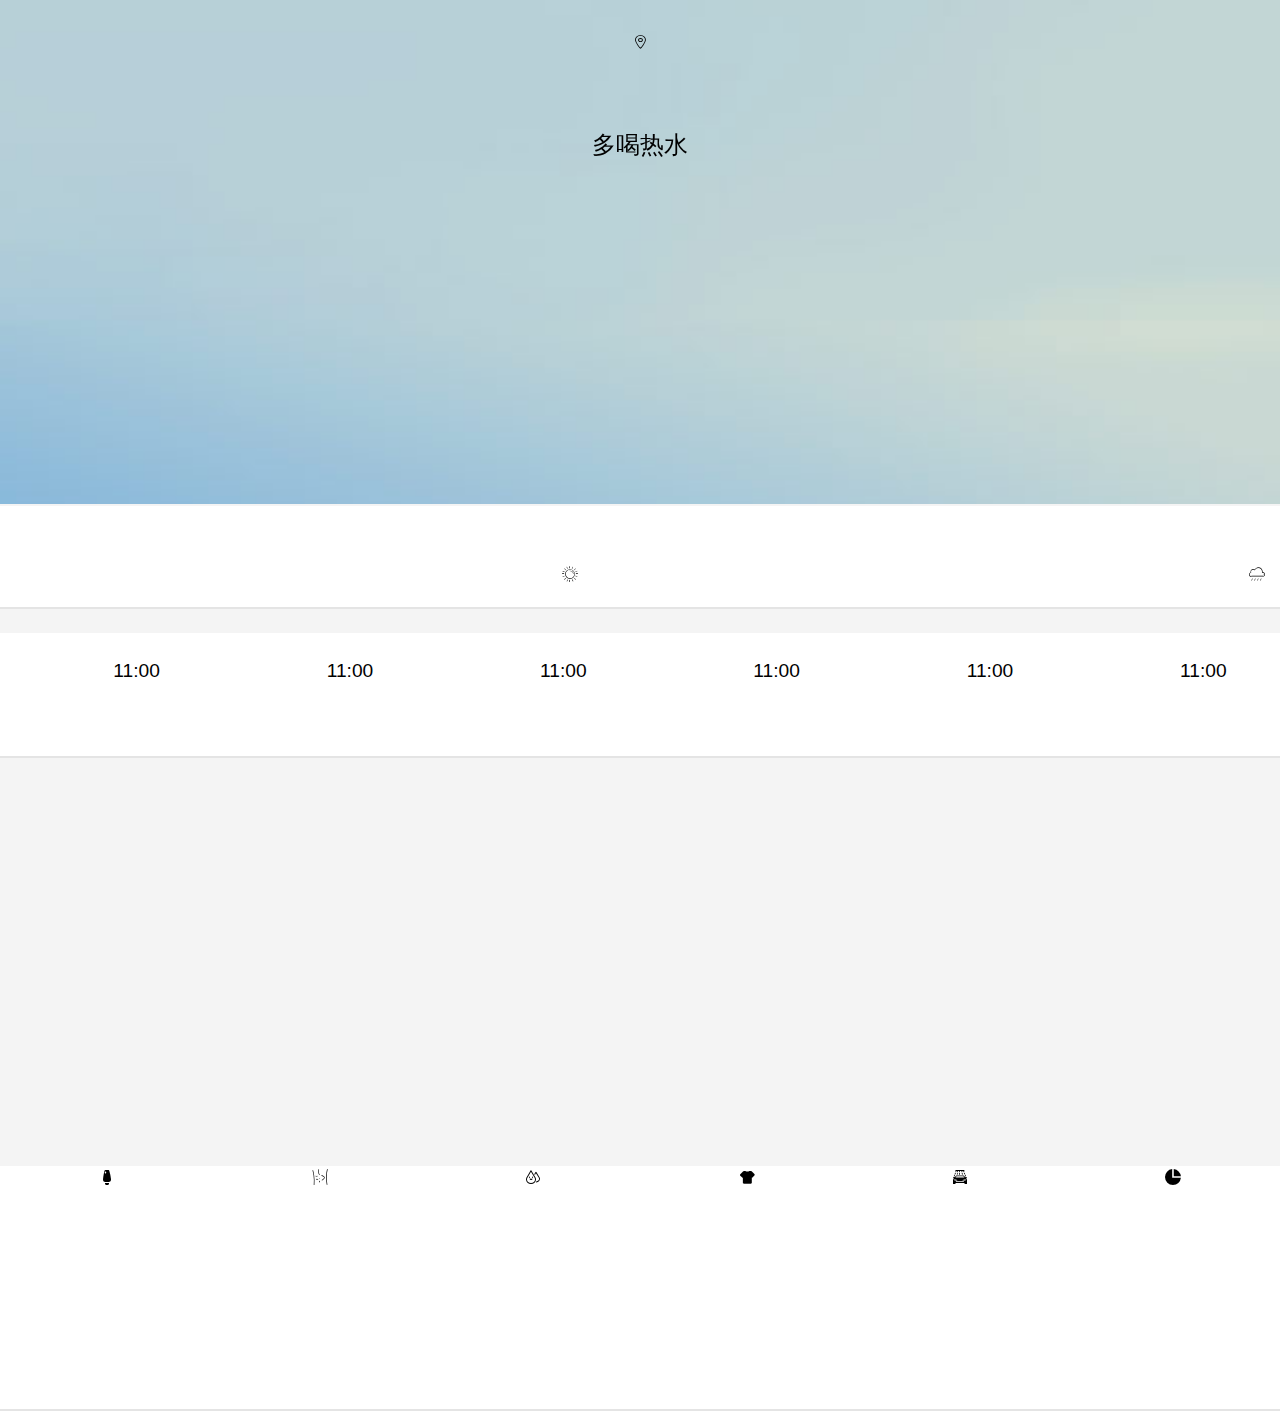
<file: index.html>
<!DOCTYPE html>
<html>
<head>
    <meta name="viewport" content="width=640, height=device-height, initial-scale=1, maximum-scale=1, minimum-scale=1, shrink-to-fit=no, user-scalable=no" >
    <link rel="stylesheet" type="text/css" href="style/top.css" >
	<link rel="stylesheet" href="style/iconfont.css">    
	<link rel="stylesheet" href="style/forecast.css">
	<link rel="stylesheet" href="style/hours.css">
	<link rel="stylesheet" href="style/living.css">
	<link rel="stylesheet" href="style/living/iconfont.css">
</head>

<body>
<div id="root" >
	<div style=" margin: 0 auto" >
		<section id="top" >
			<div class="location" >
				<span class="iconfont icon-weizhi" ></span>
				<span class="city" ></span>
				<span class="area" ></span>
			</div>
			
			<div class="top_mid" >
				<div class="temperature" ></div>
				<div class="climate" ></div>
				<div class="humidity" ></div>
			</div>

			<div class="top_tips" >
				<p class="tip" >
					多喝热水
				</p>
			</div>

		</section>

		<section class="forecast" >
			<span class="today" >
				<div class="line_1" >
					<p style="float: left;" ></p>
					<p style="float: right;" ></p>
				</div>
				<div class="line_2" >
					<p style="float: left;" ></p>
					<span style="float: right;"  class="iconfont icon-tianqi-2"></span>
				</div>
			</span>
			<span></span>
			<span class="tomorrow" >
				<div class="line_1" >
					<p style="float: left;" ></p>
					<p style="float: right;" ></p>
				</div>
				<div class="line_2" >
					<p style="float: left;" ></p>
					<span style="float: right;" class="iconfont icon-tianqi-3"></span>
				</div>
			</span>
		</section>

		<section id="hours" >
			<div class="scroll" >
				<ol class="items" >
					<li class="item" >
						<p class="i_time" >11:00</p>
						<div ></div>
						<p class="h_tem" ></p>
					</li>
					<li class="item" >
						<p class="i_time" >11:00</p>
						<div ></div>
						<p class="h_tem" ></p>
					</li>
					<li class="item" >
						<p class="i_time" >11:00</p>
						<div ></div>
						<p class="h_tem" ></p>
					</li>
					<li class="item" >
						<p class="i_time" >11:00</p>
						<div ></div>
						<p class="h_tem" ></p>
					</li>
					<li class="item" >
						<p class="i_time" >11:00</p>
						<div ></div>
						<p class="h_tem" ></p>
					</li>
					<li class="item" >
						<p class="i_time" >11:00</p>
						<div ></div>
						<p class="h_tem" ></p>
					</li>
					<li class="item" >
						<p class="i_time" >11:00</p>
						<div ></div>
						<p class="h_tem" ></p>
					</li>
					<li class="item" >
						<p class="i_time" >11:00</p>
						<div ></div>
						<p class="h_tem" ></p>
					</li>
					<li class="item" >
						<p class="i_time" >11:00</p>
						<div ></div>
						<p class="h_tem" ></p>
					</li>
					<li class="item" >
						<p class="i_time" >11:00</p>
						<div ></div>
						<p class="h_tem" ></p>
					</li>
					<li class="item" >
						<p class="i_time" >11:00</p>
						<div ></div>
						<p class="h_tem" ></p>
					</li>
					<li class="item" >
						<p class="i_time" >11:00</p>
						<div ></div>
						<p class="h_tem" ></p>
					</li>
					<li class="item" >
						<p class="i_time" >11:00</p>
						<div ></div>
						<p class="h_tem" ></p>
					</li>
					<li class="item" >
						<p class="i_time" >11:00</p>
						<div ></div>
						<p class="h_tem" ></p>
					</li>
					<li class="item" >
						<p class="i_time" >11:00</p>
						<div ></div>
						<p class="h_tem" ></p>
					</li>
					<li class="item" >
						<p class="i_time" >11:00</p>
						<div ></div>
						<p class="h_tem" ></p>
					</li>
					<li class="item" >
						<p class="i_time" >11:00</p>
						<div ></div>
						<p class="h_tem" ></p>
					</li>
					<li class="item" >
						<p class="i_time" >11:00</p>
						<div ></div>
						<p class="h_tem" ></p>
					</li>
					<li class="item" >
						<p class="i_time" >11:00</p>
						<div ></div>
						<p class="h_tem" ></p>
					</li>
					<li class="item" >
						<p class="i_time" >11:00</p>
						<div ></div>
						<p class="h_tem" ></p>
					</li>
					<li class="item" >
						<p class="i_time" >11:00</p>
						<div ></div>
						<p class="h_tem" ></p>
					</li>
					<li class="item" >
						<p class="i_time" >11:00</p>
						<div ></div>
						<p class="h_tem" ></p>
					</li>
					<li class="item" >
						<p class="i_time" >11:00</p>
						<div ></div>
						<p class="h_tem" ></p>
					</li>
					<li class="item" >
						<p class="i_time" >11:00</p>
						<div ></div>
						<p class="h_tem" ></p>
					</li>
				</ol>
			</div>
		</section>

		<section id="radar" >
			<canvas id="myChart" width="400" height="400" ></canvas>
		</section>
		
		<section id="living" >
			<div class="l_scroll" >
				<ol class="l_items" >
					<li class="l_item" >
						<div class="iconfont icon-fangshai" ></div>
						<p class="title" ></p>
						<p class="level" ></p>
						<p class="desc" ></p>
					</li>
					<li class="l_item" >
						<div class="iconfont icon-jianfei" ></div>
						<p class="title" ></p>
						<p class="level" ></p>
						<p class="desc" ></p>
					</li>
					<li class="l_item" >
						<div class="iconfont icon-shouye" ></div>
						<p class="title" ></p>
						<p class="level" ></p>
						<p class="desc" ></p>
					</li>
					<li class="l_item" >
						<div class="iconfont icon-yifu" ></div>
						<p class="title" ></p>
						<p class="level" ></p>
						<p class="desc" ></p>
					</li>
					<li class="l_item" >
						<div class="iconfont icon-xiche" ></div>
						<p class="title" ></p>
						<p class="level" ></p>
						<p class="desc" ></p>
					</li>
					<li class="l_item" >
						<div class="iconfont icon-kongqiwuranfenxi" ></div>
						<p class="title" ></p>
						<p class="level" ></p>
						<p class="desc" ></p>
					</li>
				</ol>
			</div>
		</section>

	</div>
</div>


<script>
(function(){
	var fontSizeMatchDeviceWidth = function(){
		var deviceWidth = document.documentElement.clientWidth || window.screen.width || 320,
			devicePixelRatio = window.devicePixelRatio || 1,
			fontSize = (Math.ceil(deviceWidth * 16 / 320)),
			scale = 1 / devicePixelRatio; // 默认的缩放
			
		document.documentElement.style.fontSize = fontSize + 'px';
		document.querySelector('meta[name="viewport"]').setAttribute('content','width=device-width,initial-scale='+scale+',maximum-scale='+scale+',minimum-scale='+scale+',user-scalable=no,viewport-fit=cover'); // 增加viewport-fit=cover适配iphone x
	};
	
	(function(){
		var ua = navigator.userAgent;
		if(/android/i.test(ua) || /ipad|itouch|iphone/i.test(ua)|| /tianqi/i.test(ua)){
			fontSizeMatchDeviceWidth();
		} else { // pc端优雅降级
			document.documentElement.style.fontSize = '24px';
		}
	})();
})();
</script>
<script src="style/api.js" ></script>

</body>
</html>
</file>
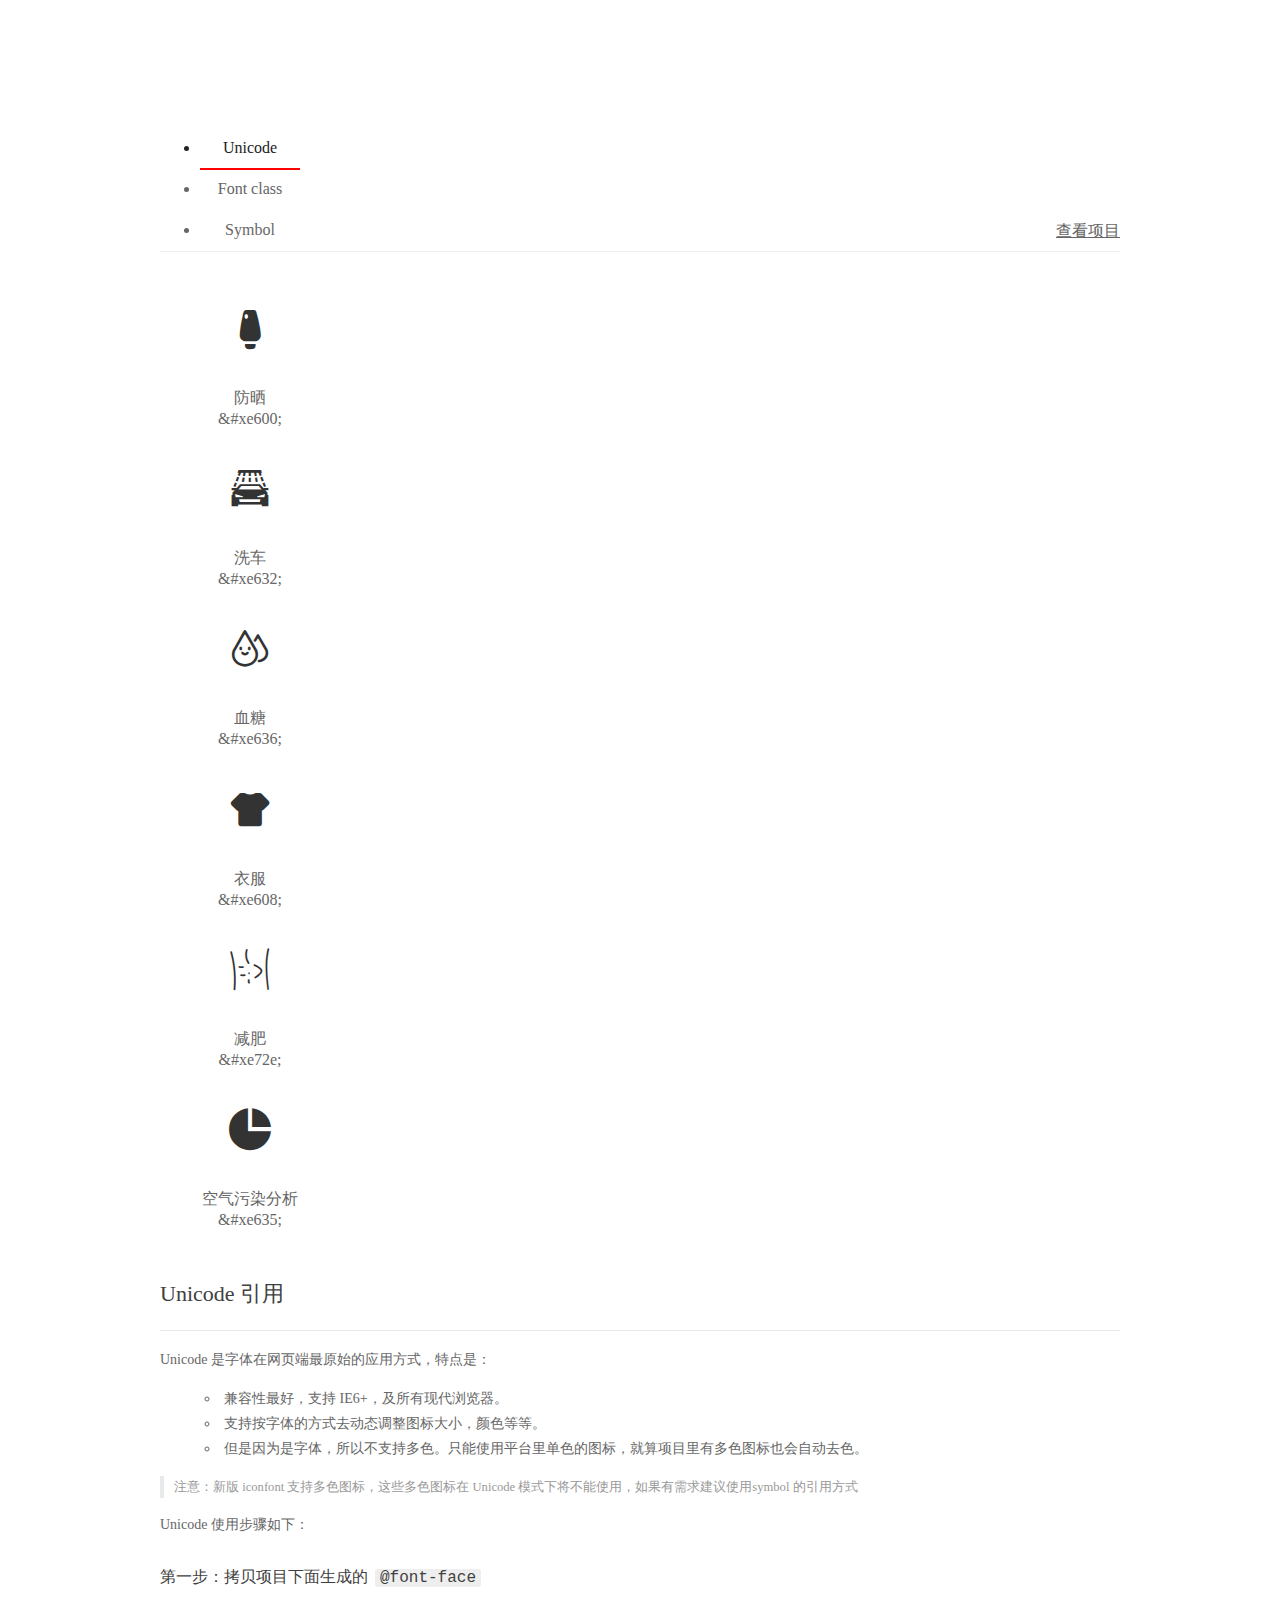
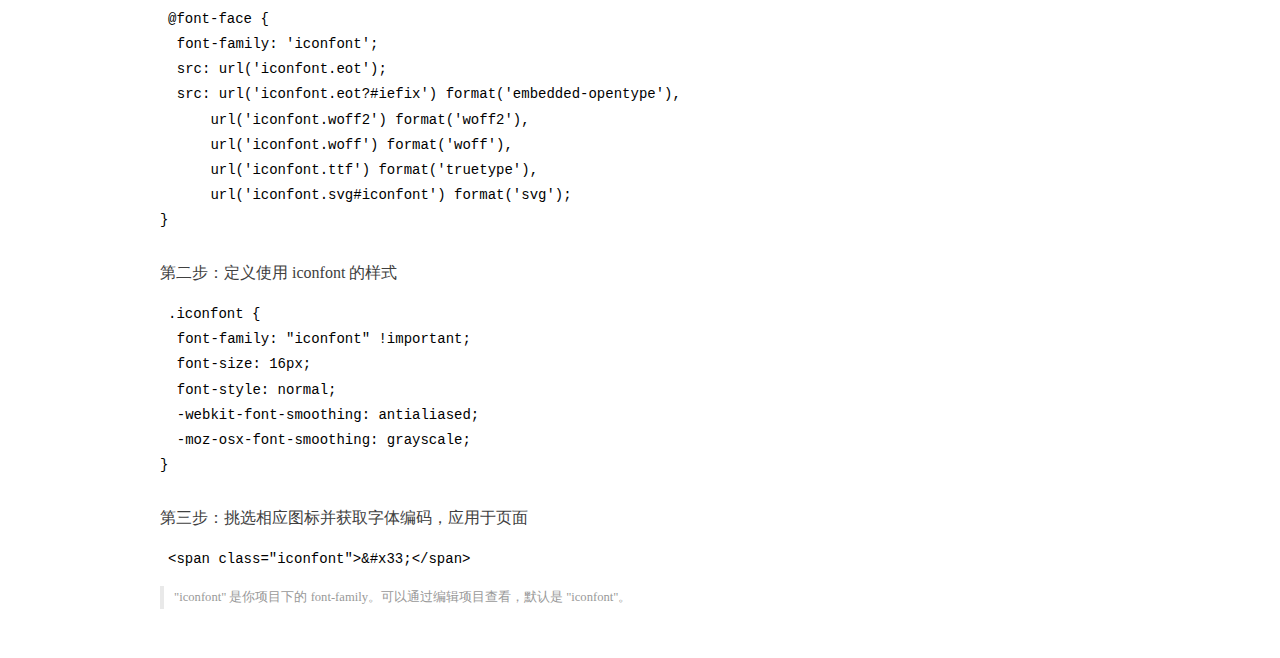
<file: style/living/demo_index.html>
<!DOCTYPE html>
<html>
<head>
  <meta charset="utf-8"/>
  <title>IconFont Demo</title>
  <link rel="shortcut icon" href="https://gtms04.alicdn.com/tps/i4/TB1_oz6GVXXXXaFXpXXJDFnIXXX-64-64.ico" type="image/x-icon"/>
  <link rel="stylesheet" href="https://g.alicdn.com/thx/cube/1.3.2/cube.min.css">
  <link rel="stylesheet" href="demo.css">
  <link rel="stylesheet" href="iconfont.css">
  <script src="iconfont.js"></script>
  <!-- jQuery -->
  <script src="https://a1.alicdn.com/oss/uploads/2018/12/26/7bfddb60-08e8-11e9-9b04-53e73bb6408b.js"></script>
  <!-- 代码高亮 -->
  <script src="https://a1.alicdn.com/oss/uploads/2018/12/26/a3f714d0-08e6-11e9-8a15-ebf944d7534c.js"></script>
</head>
<body>
  <div class="main">
    <h1 class="logo"><a href="https://www.iconfont.cn/" title="iconfont 首页" target="_blank">&#xe86b;</a></h1>
    <div class="nav-tabs">
      <ul id="tabs" class="dib-box">
        <li class="dib active"><span>Unicode</span></li>
        <li class="dib"><span>Font class</span></li>
        <li class="dib"><span>Symbol</span></li>
      </ul>
      
      <a href="https://www.iconfont.cn/manage/index?manage_type=myprojects&projectId=1223502" target="_blank" class="nav-more">查看项目</a>
      
    </div>
    <div class="tab-container">
      <div class="content unicode" style="display: block;">
          <ul class="icon_lists dib-box">
          
            <li class="dib">
              <span class="icon iconfont">&#xe600;</span>
                <div class="name">防晒</div>
                <div class="code-name">&amp;#xe600;</div>
              </li>
          
            <li class="dib">
              <span class="icon iconfont">&#xe632;</span>
                <div class="name">洗车</div>
                <div class="code-name">&amp;#xe632;</div>
              </li>
          
            <li class="dib">
              <span class="icon iconfont">&#xe636;</span>
                <div class="name">血糖</div>
                <div class="code-name">&amp;#xe636;</div>
              </li>
          
            <li class="dib">
              <span class="icon iconfont">&#xe608;</span>
                <div class="name">衣服</div>
                <div class="code-name">&amp;#xe608;</div>
              </li>
          
            <li class="dib">
              <span class="icon iconfont">&#xe72e;</span>
                <div class="name">减肥</div>
                <div class="code-name">&amp;#xe72e;</div>
              </li>
          
            <li class="dib">
              <span class="icon iconfont">&#xe635;</span>
                <div class="name">空气污染分析</div>
                <div class="code-name">&amp;#xe635;</div>
              </li>
          
          </ul>
          <div class="article markdown">
          <h2 id="unicode-">Unicode 引用</h2>
          <hr>

          <p>Unicode 是字体在网页端最原始的应用方式，特点是：</p>
          <ul>
            <li>兼容性最好，支持 IE6+，及所有现代浏览器。</li>
            <li>支持按字体的方式去动态调整图标大小，颜色等等。</li>
            <li>但是因为是字体，所以不支持多色。只能使用平台里单色的图标，就算项目里有多色图标也会自动去色。</li>
          </ul>
          <blockquote>
            <p>注意：新版 iconfont 支持多色图标，这些多色图标在 Unicode 模式下将不能使用，如果有需求建议使用symbol 的引用方式</p>
          </blockquote>
          <p>Unicode 使用步骤如下：</p>
          <h3 id="-font-face">第一步：拷贝项目下面生成的 <code>@font-face</code></h3>
<pre><code class="language-css"
>@font-face {
  font-family: 'iconfont';
  src: url('iconfont.eot');
  src: url('iconfont.eot?#iefix') format('embedded-opentype'),
      url('iconfont.woff2') format('woff2'),
      url('iconfont.woff') format('woff'),
      url('iconfont.ttf') format('truetype'),
      url('iconfont.svg#iconfont') format('svg');
}
</code></pre>
          <h3 id="-iconfont-">第二步：定义使用 iconfont 的样式</h3>
<pre><code class="language-css"
>.iconfont {
  font-family: "iconfont" !important;
  font-size: 16px;
  font-style: normal;
  -webkit-font-smoothing: antialiased;
  -moz-osx-font-smoothing: grayscale;
}
</code></pre>
          <h3 id="-">第三步：挑选相应图标并获取字体编码，应用于页面</h3>
<pre>
<code class="language-html"
>&lt;span class="iconfont"&gt;&amp;#x33;&lt;/span&gt;
</code></pre>
          <blockquote>
            <p>"iconfont" 是你项目下的 font-family。可以通过编辑项目查看，默认是 "iconfont"。</p>
          </blockquote>
          </div>
      </div>
      <div class="content font-class">
        <ul class="icon_lists dib-box">
          
          <li class="dib">
            <span class="icon iconfont icon-fangshai"></span>
            <div class="name">
              防晒
            </div>
            <div class="code-name">.icon-fangshai
            </div>
          </li>
          
          <li class="dib">
            <span class="icon iconfont icon-xiche"></span>
            <div class="name">
              洗车
            </div>
            <div class="code-name">.icon-xiche
            </div>
          </li>
          
          <li class="dib">
            <span class="icon iconfont icon-shouye"></span>
            <div class="name">
              血糖
            </div>
            <div class="code-name">.icon-shouye
            </div>
          </li>
          
          <li class="dib">
            <span class="icon iconfont icon-yifu"></span>
            <div class="name">
              衣服
            </div>
            <div class="code-name">.icon-yifu
            </div>
          </li>
          
          <li class="dib">
            <span class="icon iconfont icon-jianfei"></span>
            <div class="name">
              减肥
            </div>
            <div class="code-name">.icon-jianfei
            </div>
          </li>
          
          <li class="dib">
            <span class="icon iconfont icon-kongqiwuranfenxi"></span>
            <div class="name">
              空气污染分析
            </div>
            <div class="code-name">.icon-kongqiwuranfenxi
            </div>
          </li>
          
        </ul>
        <div class="article markdown">
        <h2 id="font-class-">font-class 引用</h2>
        <hr>

        <p>font-class 是 Unicode 使用方式的一种变种，主要是解决 Unicode 书写不直观，语意不明确的问题。</p>
        <p>与 Unicode 使用方式相比，具有如下特点：</p>
        <ul>
          <li>兼容性良好，支持 IE8+，及所有现代浏览器。</li>
          <li>相比于 Unicode 语意明确，书写更直观。可以很容易分辨这个 icon 是什么。</li>
          <li>因为使用 class 来定义图标，所以当要替换图标时，只需要修改 class 里面的 Unicode 引用。</li>
          <li>不过因为本质上还是使用的字体，所以多色图标还是不支持的。</li>
        </ul>
        <p>使用步骤如下：</p>
        <h3 id="-fontclass-">第一步：引入项目下面生成的 fontclass 代码：</h3>
<pre><code class="language-html">&lt;link rel="stylesheet" href="./iconfont.css"&gt;
</code></pre>
        <h3 id="-">第二步：挑选相应图标并获取类名，应用于页面：</h3>
<pre><code class="language-html">&lt;span class="iconfont icon-xxx"&gt;&lt;/span&gt;
</code></pre>
        <blockquote>
          <p>"
            iconfont" 是你项目下的 font-family。可以通过编辑项目查看，默认是 "iconfont"。</p>
        </blockquote>
      </div>
      </div>
      <div class="content symbol">
          <ul class="icon_lists dib-box">
          
            <li class="dib">
                <svg class="icon svg-icon" aria-hidden="true">
                  <use xlink:href="#icon-fangshai"></use>
                </svg>
                <div class="name">防晒</div>
                <div class="code-name">#icon-fangshai</div>
            </li>
          
            <li class="dib">
                <svg class="icon svg-icon" aria-hidden="true">
                  <use xlink:href="#icon-xiche"></use>
                </svg>
                <div class="name">洗车</div>
                <div class="code-name">#icon-xiche</div>
            </li>
          
            <li class="dib">
                <svg class="icon svg-icon" aria-hidden="true">
                  <use xlink:href="#icon-shouye"></use>
                </svg>
                <div class="name">血糖</div>
                <div class="code-name">#icon-shouye</div>
            </li>
          
            <li class="dib">
                <svg class="icon svg-icon" aria-hidden="true">
                  <use xlink:href="#icon-yifu"></use>
                </svg>
                <div class="name">衣服</div>
                <div class="code-name">#icon-yifu</div>
            </li>
          
            <li class="dib">
                <svg class="icon svg-icon" aria-hidden="true">
                  <use xlink:href="#icon-jianfei"></use>
                </svg>
                <div class="name">减肥</div>
                <div class="code-name">#icon-jianfei</div>
            </li>
          
            <li class="dib">
                <svg class="icon svg-icon" aria-hidden="true">
                  <use xlink:href="#icon-kongqiwuranfenxi"></use>
                </svg>
                <div class="name">空气污染分析</div>
                <div class="code-name">#icon-kongqiwuranfenxi</div>
            </li>
          
          </ul>
          <div class="article markdown">
          <h2 id="symbol-">Symbol 引用</h2>
          <hr>

          <p>这是一种全新的使用方式，应该说这才是未来的主流，也是平台目前推荐的用法。相关介绍可以参考这篇<a href="">文章</a>
            这种用法其实是做了一个 SVG 的集合，与另外两种相比具有如下特点：</p>
          <ul>
            <li>支持多色图标了，不再受单色限制。</li>
            <li>通过一些技巧，支持像字体那样，通过 <code>font-size</code>, <code>color</code> 来调整样式。</li>
            <li>兼容性较差，支持 IE9+，及现代浏览器。</li>
            <li>浏览器渲染 SVG 的性能一般，还不如 png。</li>
          </ul>
          <p>使用步骤如下：</p>
          <h3 id="-symbol-">第一步：引入项目下面生成的 symbol 代码：</h3>
<pre><code class="language-html">&lt;script src="./iconfont.js"&gt;&lt;/script&gt;
</code></pre>
          <h3 id="-css-">第二步：加入通用 CSS 代码（引入一次就行）：</h3>
<pre><code class="language-html">&lt;style&gt;
.icon {
  width: 1em;
  height: 1em;
  vertical-align: -0.15em;
  fill: currentColor;
  overflow: hidden;
}
&lt;/style&gt;
</code></pre>
          <h3 id="-">第三步：挑选相应图标并获取类名，应用于页面：</h3>
<pre><code class="language-html">&lt;svg class="icon" aria-hidden="true"&gt;
  &lt;use xlink:href="#icon-xxx"&gt;&lt;/use&gt;
&lt;/svg&gt;
</code></pre>
          </div>
      </div>

    </div>
  </div>
  <script>
  $(document).ready(function () {
      $('.tab-container .content:first').show()

      $('#tabs li').click(function (e) {
        var tabContent = $('.tab-container .content')
        var index = $(this).index()

        if ($(this).hasClass('active')) {
          return
        } else {
          $('#tabs li').removeClass('active')
          $(this).addClass('active')

          tabContent.hide().eq(index).fadeIn()
        }
      })
    })
  </script>
</body>
</html>
</file>
<file: style/top.css>
*{
    font-family: Helvetica Neue,Helvetica,Arial,sans-serif;
    margin: 0;
    padding: 0;
}
.iconfont icon-weizhi{
    font-family:"iconfont";
    font-size: 32px;
}
#root{
    background-color: #f4f4f4;
}
#top{
    padding-top: 1rem;
    height: 20rem;
    background-image: url(image/cloud.jpg);
    background-size: 100% auto;
    background-repeat: no-repeat;
    margin-bottom: 0.1rem;
}
.location{
    text-align: center;
    font-size: 1rem;
    padding: 0.1rem;
}

.temperature{
    padding: 0.5rem;
    text-align: center;
    font-size: 3.5rem;
}
.climate{
    padding: 0.5rem;
    text-align: center;
    font-size: 1.2rem;
}
.humidity{
    padding: 0.5rem;
    text-align: center;
    font-size: 1.2rem;
}
.top_tips{
    text-align: center;
}
</file>
<file: style/iconfont.css>
@font-face {font-family: "iconfont";
  src: url('iconfont.eot?t=1559348584634'); /* IE9 */
  src: url('iconfont.eot?t=1559348584634#iefix') format('embedded-opentype'), /* IE6-IE8 */
  url('[data-uri]') format('woff2'),
  url('iconfont.woff?t=1559348584634') format('woff'),
  url('iconfont.ttf?t=1559348584634') format('truetype'), /* chrome, firefox, opera, Safari, Android, iOS 4.2+ */
  url('iconfont.svg?t=1559348584634#iconfont') format('svg'); /* iOS 4.1- */
}

.iconfont {
  font-family: "iconfont" !important;
  font-size: 16px;
  font-style: normal;
  -webkit-font-smoothing: antialiased;
  -moz-osx-font-smoothing: grayscale;
}

.icon-qing:before {
  content: "\e61f";
}

.icon-tianqi701:before {
  content: "\e701";
}

.icon-weizhi:before {
  content: "\e610";
}

.icon-tianqi-:before {
  content: "\ec65";
}

.icon-tianqi-1:before {
  content: "\ec66";
}

.icon-tianqi-2:before {
  content: "\ec67";
}

.icon-tianqi-3:before {
  content: "\ec68";
}

.icon-tianqi-4:before {
  content: "\ec6b";
}

.icon-tianqi-5:before {
  content: "\ec74";
}

.icon-tianqi-6:before {
  content: "\ec77";
}

.icon-food-cookie:before {
  content: "\e601";
}

.icon-food-strawberry:before {
  content: "\e602";
}

.icon-food-doughnut:before {
  content: "\e603";
}

.icon-food-popsicle:before {
  content: "\e604";
}

.icon-food-cake:before {
  content: "\e605";
}
</file>
<file: style/forecast.css>
.forecast{
    display: grid;
    grid-template-columns: 45% 10% 45%;
    font-size: 0.8rem;
    padding: 0 0.625rem;
    background-color: #fff;
    padding-top: 1.5rem;
    margin-bottom: 1rem;
    border-bottom: 0.1rem solid #e4e4e4;
    padding-bottom: 1rem;
}
.line_1{
    display: grid;
    grid-template-columns: 50% 50%;
    margin-bottom: 1rem;
    justify-content: center;
}
.line_2{
    margin-top: 1rem;
}
</file>
<file: style/hours.css>
#hours{
    width: 100%;
    height: 5rem;
    background-color: #fff;
    border-bottom: 0.1rem solid #e4e4e4;
    margin-bottom: 0.1rem;
    padding-top: 0.1rem;
    overflow-x: scroll
}
.scroll{
    width: 400%;
}
.items{
    width: 100%;
    list-style: none;
    display: block;
    margin-block-start: 1rem;
    margin-block-end: 1rem;
    margin-inline-start: 0;
    margin-inline-end: 0;
    padding-inline-start: 1.25rem;
    overflow-x: scroll
}
.item{
    float: left;
    text-align: center;
    width: 4.16666%;
}
.i_time{
    font-size: 0.8rem;
}
</file>
<file: style/living.css>
#living{
    width: 100%;
    height: 10rem;
    background-color: #fff;
    border-bottom: 0.1rem solid #e4e4e4;
    margin-bottom: 0.1rem;
    padding-top: 0.1rem;
}
.l_item{
    float: left;
    list-style: none;
    width: 16.66666%;
    text-align: center;
}
.title{
    font-size: 0.68rem
}
.level{
    font-size: 1rem;
    color: aqua
}
.desc{
    font-size: 0.7rem
}
</file>
<file: style/living/iconfont.css>
@font-face {font-family: "iconfont";
  src: url('iconfont.eot?t=1559407158916'); /* IE9 */
  src: url('iconfont.eot?t=1559407158916#iefix') format('embedded-opentype'), /* IE6-IE8 */
  url('[data-uri]') format('woff2'),
  url('iconfont.woff?t=1559407158916') format('woff'),
  url('iconfont.ttf?t=1559407158916') format('truetype'), /* chrome, firefox, opera, Safari, Android, iOS 4.2+ */
  url('iconfont.svg?t=1559407158916#iconfont') format('svg'); /* iOS 4.1- */
}

.iconfont {
  font-family: "iconfont" !important;
  font-size: 16px;
  font-style: normal;
  -webkit-font-smoothing: antialiased;
  -moz-osx-font-smoothing: grayscale;
}

.icon-fangshai:before {
  content: "\e600";
}

.icon-xiche:before {
  content: "\e632";
}

.icon-shouye:before {
  content: "\e636";
}

.icon-yifu:before {
  content: "\e608";
}

.icon-jianfei:before {
  content: "\e72e";
}

.icon-kongqiwuranfenxi:before {
  content: "\e635";
}
</file>
<file: style/living/demo.css>
/* Logo 字体 */
@font-face {
  font-family: "iconfont logo";
  src: url('https://at.alicdn.com/t/font_985780_km7mi63cihi.eot?t=1545807318834');
  src: url('https://at.alicdn.com/t/font_985780_km7mi63cihi.eot?t=1545807318834#iefix') format('embedded-opentype'),
    url('https://at.alicdn.com/t/font_985780_km7mi63cihi.woff?t=1545807318834') format('woff'),
    url('https://at.alicdn.com/t/font_985780_km7mi63cihi.ttf?t=1545807318834') format('truetype'),
    url('https://at.alicdn.com/t/font_985780_km7mi63cihi.svg?t=1545807318834#iconfont') format('svg');
}

.logo {
  font-family: "iconfont logo";
  font-size: 160px;
  font-style: normal;
  -webkit-font-smoothing: antialiased;
  -moz-osx-font-smoothing: grayscale;
}

/* tabs */
.nav-tabs {
  position: relative;
}

.nav-tabs .nav-more {
  position: absolute;
  right: 0;
  bottom: 0;
  height: 42px;
  line-height: 42px;
  color: #666;
}

#tabs {
  border-bottom: 1px solid #eee;
}

#tabs li {
  cursor: pointer;
  width: 100px;
  height: 40px;
  line-height: 40px;
  text-align: center;
  font-size: 16px;
  border-bottom: 2px solid transparent;
  position: relative;
  z-index: 1;
  margin-bottom: -1px;
  color: #666;
}


#tabs .active {
  border-bottom-color: #f00;
  color: #222;
}

.tab-container .content {
  display: none;
}

/* 页面布局 */
.main {
  padding: 30px 100px;
  width: 960px;
  margin: 0 auto;
}

.main .logo {
  color: #333;
  text-align: left;
  margin-bottom: 30px;
  line-height: 1;
  height: 110px;
  margin-top: -50px;
  overflow: hidden;
  *zoom: 1;
}

.main .logo a {
  font-size: 160px;
  color: #333;
}

.helps {
  margin-top: 40px;
}

.helps pre {
  padding: 20px;
  margin: 10px 0;
  border: solid 1px #e7e1cd;
  background-color: #fffdef;
  overflow: auto;
}

.icon_lists {
  width: 100% !important;
  overflow: hidden;
  *zoom: 1;
}

.icon_lists li {
  width: 100px;
  margin-bottom: 10px;
  margin-right: 20px;
  text-align: center;
  list-style: none !important;
  cursor: default;
}

.icon_lists li .code-name {
  line-height: 1.2;
}

.icon_lists .icon {
  display: block;
  height: 100px;
  line-height: 100px;
  font-size: 42px;
  margin: 10px auto;
  color: #333;
  -webkit-transition: font-size 0.25s linear, width 0.25s linear;
  -moz-transition: font-size 0.25s linear, width 0.25s linear;
  transition: font-size 0.25s linear, width 0.25s linear;
}

.icon_lists .icon:hover {
  font-size: 100px;
}

.icon_lists .svg-icon {
  /* 通过设置 font-size 来改变图标大小 */
  width: 1em;
  /* 图标和文字相邻时，垂直对齐 */
  vertical-align: -0.15em;
  /* 通过设置 color 来改变 SVG 的颜色/fill */
  fill: currentColor;
  /* path 和 stroke 溢出 viewBox 部分在 IE 下会显示
      normalize.css 中也包含这行 */
  overflow: hidden;
}

.icon_lists li .name,
.icon_lists li .code-name {
  color: #666;
}

/* markdown 样式 */
.markdown {
  color: #666;
  font-size: 14px;
  line-height: 1.8;
}

.highlight {
  line-height: 1.5;
}

.markdown img {
  vertical-align: middle;
  max-width: 100%;
}

.markdown h1 {
  color: #404040;
  font-weight: 500;
  line-height: 40px;
  margin-bottom: 24px;
}

.markdown h2,
.markdown h3,
.markdown h4,
.markdown h5,
.markdown h6 {
  color: #404040;
  margin: 1.6em 0 0.6em 0;
  font-weight: 500;
  clear: both;
}

.markdown h1 {
  font-size: 28px;
}

.markdown h2 {
  font-size: 22px;
}

.markdown h3 {
  font-size: 16px;
}

.markdown h4 {
  font-size: 14px;
}

.markdown h5 {
  font-size: 12px;
}

.markdown h6 {
  font-size: 12px;
}

.markdown hr {
  height: 1px;
  border: 0;
  background: #e9e9e9;
  margin: 16px 0;
  clear: both;
}

.markdown p {
  margin: 1em 0;
}

.markdown>p,
.markdown>blockquote,
.markdown>.highlight,
.markdown>ol,
.markdown>ul {
  width: 80%;
}

.markdown ul>li {
  list-style: circle;
}

.markdown>ul li,
.markdown blockquote ul>li {
  margin-left: 20px;
  padding-left: 4px;
}

.markdown>ul li p,
.markdown>ol li p {
  margin: 0.6em 0;
}

.markdown ol>li {
  list-style: decimal;
}

.markdown>ol li,
.markdown blockquote ol>li {
  margin-left: 20px;
  padding-left: 4px;
}

.markdown code {
  margin: 0 3px;
  padding: 0 5px;
  background: #eee;
  border-radius: 3px;
}

.markdown strong,
.markdown b {
  font-weight: 600;
}

.markdown>table {
  border-collapse: collapse;
  border-spacing: 0px;
  empty-cells: show;
  border: 1px solid #e9e9e9;
  width: 95%;
  margin-bottom: 24px;
}

.markdown>table th {
  white-space: nowrap;
  color: #333;
  font-weight: 600;
}

.markdown>table th,
.markdown>table td {
  border: 1px solid #e9e9e9;
  padding: 8px 16px;
  text-align: left;
}

.markdown>table th {
  background: #F7F7F7;
}

.markdown blockquote {
  font-size: 90%;
  color: #999;
  border-left: 4px solid #e9e9e9;
  padding-left: 0.8em;
  margin: 1em 0;
}

.markdown blockquote p {
  margin: 0;
}

.markdown .anchor {
  opacity: 0;
  transition: opacity 0.3s ease;
  margin-left: 8px;
}

.markdown .waiting {
  color: #ccc;
}

.markdown h1:hover .anchor,
.markdown h2:hover .anchor,
.markdown h3:hover .anchor,
.markdown h4:hover .anchor,
.markdown h5:hover .anchor,
.markdown h6:hover .anchor {
  opacity: 1;
  display: inline-block;
}

.markdown>br,
.markdown>p>br {
  clear: both;
}


.hljs {
  display: block;
  background: white;
  padding: 0.5em;
  color: #333333;
  overflow-x: auto;
}

.hljs-comment,
.hljs-meta {
  color: #969896;
}

.hljs-string,
.hljs-variable,
.hljs-template-variable,
.hljs-strong,
.hljs-emphasis,
.hljs-quote {
  color: #df5000;
}

.hljs-keyword,
.hljs-selector-tag,
.hljs-type {
  color: #a71d5d;
}

.hljs-literal,
.hljs-symbol,
.hljs-bullet,
.hljs-attribute {
  color: #0086b3;
}

.hljs-section,
.hljs-name {
  color: #63a35c;
}

.hljs-tag {
  color: #333333;
}

.hljs-title,
.hljs-attr,
.hljs-selector-id,
.hljs-selector-class,
.hljs-selector-attr,
.hljs-selector-pseudo {
  color: #795da3;
}

.hljs-addition {
  color: #55a532;
  background-color: #eaffea;
}

.hljs-deletion {
  color: #bd2c00;
  background-color: #ffecec;
}

.hljs-link {
  text-decoration: underline;
}

/* 代码高亮 */
/* PrismJS 1.15.0
https://prismjs.com/download.html#themes=prism&languages=markup+css+clike+javascript */
/**
 * prism.js default theme for JavaScript, CSS and HTML
 * Based on dabblet (http://dabblet.com)
 * @author Lea Verou
 */
code[class*="language-"],
pre[class*="language-"] {
  color: black;
  background: none;
  text-shadow: 0 1px white;
  font-family: Consolas, Monaco, 'Andale Mono', 'Ubuntu Mono', monospace;
  text-align: left;
  white-space: pre;
  word-spacing: normal;
  word-break: normal;
  word-wrap: normal;
  line-height: 1.5;

  -moz-tab-size: 4;
  -o-tab-size: 4;
  tab-size: 4;

  -webkit-hyphens: none;
  -moz-hyphens: none;
  -ms-hyphens: none;
  hyphens: none;
}

pre[class*="language-"]::-moz-selection,
pre[class*="language-"] ::-moz-selection,
code[class*="language-"]::-moz-selection,
code[class*="language-"] ::-moz-selection {
  text-shadow: none;
  background: #b3d4fc;
}

pre[class*="language-"]::selection,
pre[class*="language-"] ::selection,
code[class*="language-"]::selection,
code[class*="language-"] ::selection {
  text-shadow: none;
  background: #b3d4fc;
}

@media print {

  code[class*="language-"],
  pre[class*="language-"] {
    text-shadow: none;
  }
}

/* Code blocks */
pre[class*="language-"] {
  padding: 1em;
  margin: .5em 0;
  overflow: auto;
}

:not(pre)>code[class*="language-"],
pre[class*="language-"] {
  background: #f5f2f0;
}

/* Inline code */
:not(pre)>code[class*="language-"] {
  padding: .1em;
  border-radius: .3em;
  white-space: normal;
}

.token.comment,
.token.prolog,
.token.doctype,
.token.cdata {
  color: slategray;
}

.token.punctuation {
  color: #999;
}

.namespace {
  opacity: .7;
}

.token.property,
.token.tag,
.token.boolean,
.token.number,
.token.constant,
.token.symbol,
.token.deleted {
  color: #905;
}

.token.selector,
.token.attr-name,
.token.string,
.token.char,
.token.builtin,
.token.inserted {
  color: #690;
}

.token.operator,
.token.entity,
.token.url,
.language-css .token.string,
.style .token.string {
  color: #9a6e3a;
  background: hsla(0, 0%, 100%, .5);
}

.token.atrule,
.token.attr-value,
.token.keyword {
  color: #07a;
}

.token.function,
.token.class-name {
  color: #DD4A68;
}

.token.regex,
.token.important,
.token.variable {
  color: #e90;
}

.token.important,
.token.bold {
  font-weight: bold;
}

.token.italic {
  font-style: italic;
}

.token.entity {
  cursor: help;
}
</file>
